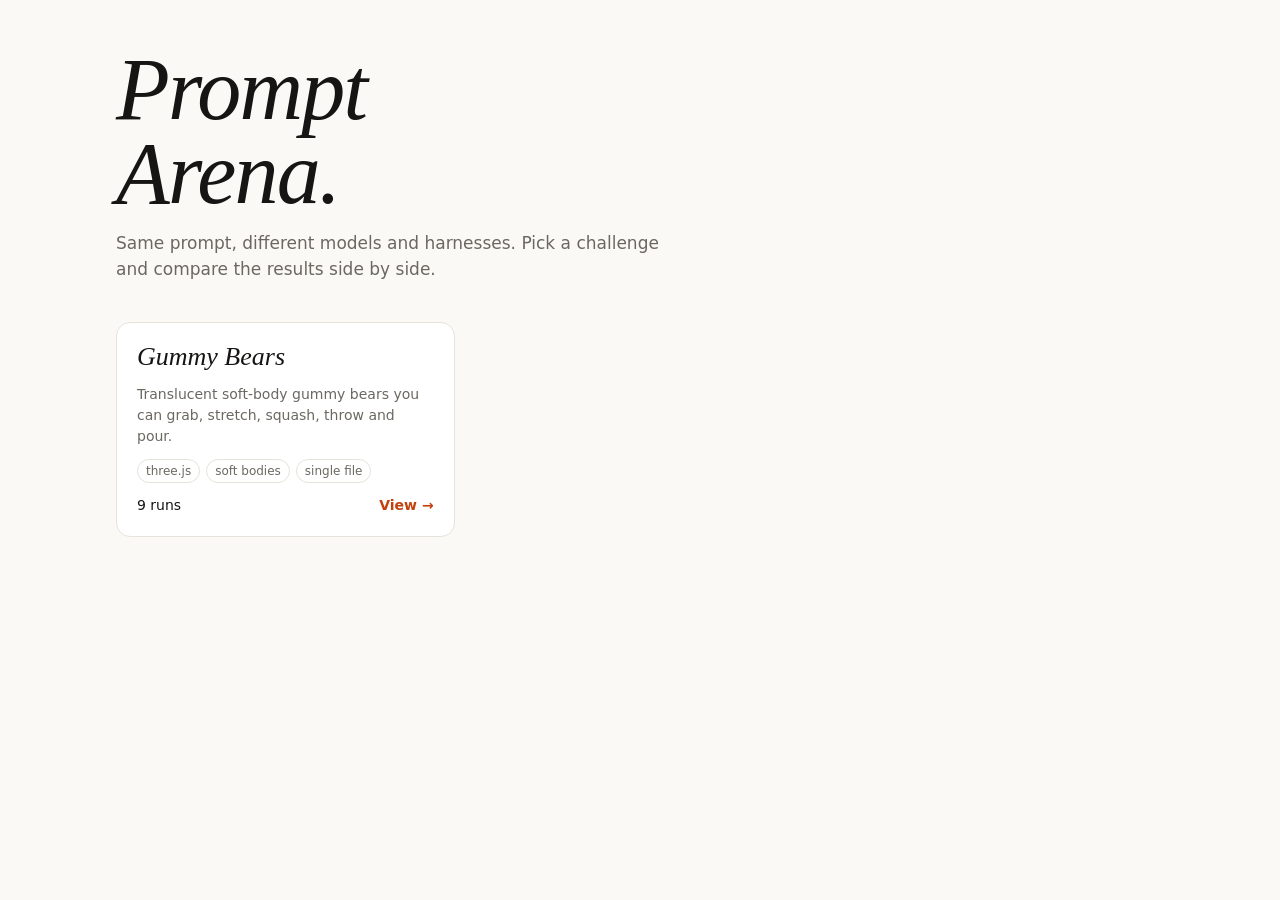
<file: index.html>
<!DOCTYPE html>
<html lang="en">
<head>
  <meta charset="utf-8">
  <meta name="viewport" content="width=device-width, initial-scale=1">
  <title>Prompt Arena</title>
  <link rel="stylesheet" href="/assets/styles.css">
</head>
<body data-page="home">
  <main class="page">
    <h1 class="title">Prompt<br>Arena.</h1>
    <p class="subtitle">Same prompt, different models and harnesses. Pick a challenge and compare the results side by side.</p>
    <section class="grid" id="root" aria-live="polite"></section>
  </main>
  <script type="module" src="/assets/app.js"></script>
</body>
</html>
</file>
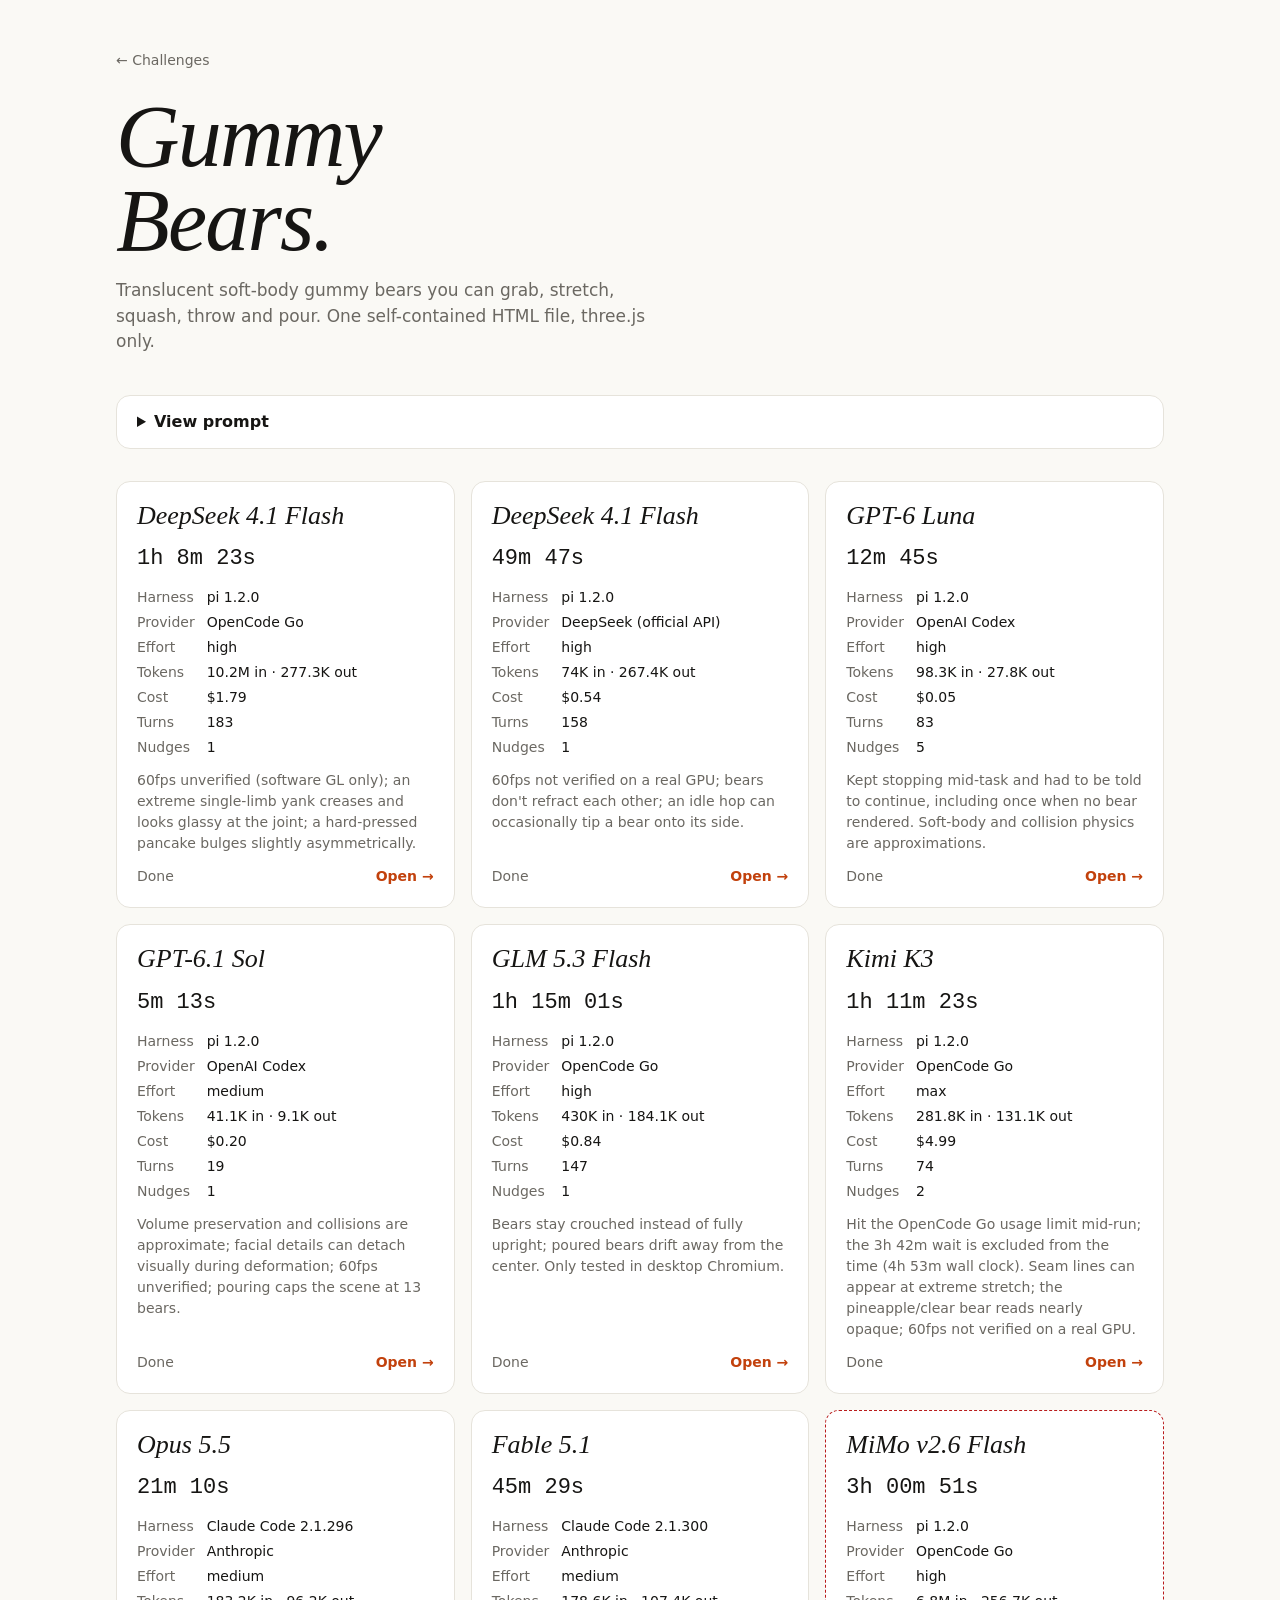
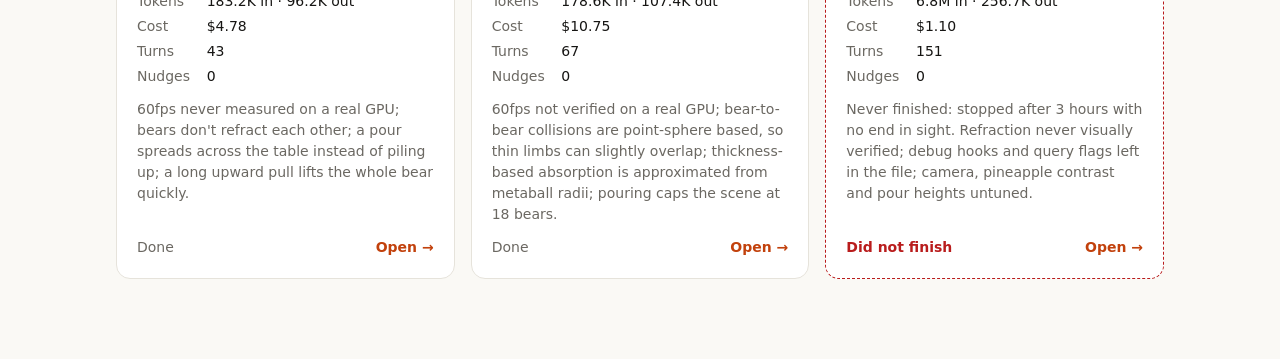
<file: challenges/gummy-bears/index.html>
<!DOCTYPE html>
<html lang="en">
<head>
  <meta charset="utf-8">
  <meta name="viewport" content="width=device-width, initial-scale=1">
  <title>Gummy Bears · Prompt Arena</title>
  <link rel="stylesheet" href="/assets/styles.css">
</head>
<body data-page="challenge" data-challenge="gummy-bears">
  <main class="page">
    <a class="back" href="/">← Challenges</a>
    <h1 class="title">Gummy<br>Bears.</h1>
    <p class="subtitle">Translucent soft-body gummy bears you can grab, stretch, squash, throw and pour. One self-contained HTML file, three.js only.</p>
    <details class="prompt">
      <summary>View prompt</summary>
      <button class="copy" id="prompt-copy" type="button">Copy</button>
      <pre id="prompt-text"></pre>
    </details>
    <section class="grid" id="root" aria-live="polite"></section>
  </main>
  <script type="module" src="/assets/app.js"></script>
</body>
</html>
</file>
<file: assets/styles.css>
:root {
  --paper: #faf9f5;
  --surface: #ffffff;
  --ink: #161513;
  --muted: #6b6862;
  --line: #e6e3db;
  --accent: #c2410c;
  --pending: #a16207;
  --dnf: #b91c1c;
  --radius: 14px;
  --serif: "Iowan Old Style", "Palatino Linotype", Palatino, Georgia, serif;
  --sans: system-ui, -apple-system, "Segoe UI", Roboto, sans-serif;
  --mono: ui-monospace, "SFMono-Regular", Menlo, Consolas, monospace;
}

@media (prefers-color-scheme: dark) {
  :root {
    --paper: #141312;
    --surface: #1c1b19;
    --ink: #f2efe8;
    --muted: #a19d94;
    --line: #2f2d29;
    --accent: #fb923c;
    --pending: #facc15;
    --dnf: #f87171;
  }
}

* { box-sizing: border-box; }

body {
  margin: 0;
  background: var(--paper);
  color: var(--ink);
  font-family: var(--sans);
  line-height: 1.5;
}

a { color: inherit; }

.page {
  max-width: 1080px;
  margin: 0 auto;
  padding: 48px 16px 80px;
}

.back {
  display: inline-block;
  margin-bottom: 24px;
  color: var(--muted);
  text-decoration: none;
  font-size: 14px;
}
.back:hover { color: var(--ink); }

.title {
  margin: 0;
  font-family: var(--serif);
  font-style: italic;
  font-weight: 400;
  font-size: clamp(44px, 9vw, 88px);
  line-height: 0.95;
  letter-spacing: -0.02em;
}

.subtitle {
  margin: 16px 0 40px;
  max-width: 560px;
  color: var(--muted);
  font-size: 17px;
}

.grid {
  display: grid;
  grid-template-columns: repeat(auto-fill, minmax(260px, 1fr));
  gap: 16px;
}

.card {
  display: flex;
  flex-direction: column;
  gap: 12px;
  padding: 20px;
  background: var(--surface);
  border: 1px solid var(--line);
  border-radius: var(--radius);
  text-decoration: none;
  transition: transform 0.15s ease, border-color 0.15s ease;
}
a.card:hover { transform: translateY(-2px); border-color: var(--ink); }

.card-title {
  margin: 0;
  font-family: var(--serif);
  font-style: italic;
  font-weight: 400;
  font-size: 26px;
  line-height: 1.1;
}

.card-text { margin: 0; color: var(--muted); font-size: 14px; }

.tags { display: flex; flex-wrap: wrap; gap: 6px; }
.tag {
  padding: 2px 8px;
  border: 1px solid var(--line);
  border-radius: 999px;
  color: var(--muted);
  font-size: 12px;
}

.meta {
  display: grid;
  grid-template-columns: auto 1fr;
  gap: 4px 12px;
  margin: 0;
  font-size: 14px;
}
.meta dt { color: var(--muted); }
.meta dd { margin: 0; }

.time {
  font-family: var(--mono);
  font-size: 22px;
}

.card-footer {
  margin-top: auto;
  display: flex;
  justify-content: space-between;
  align-items: center;
  font-size: 14px;
}
.cta { color: var(--accent); font-weight: 600; }

.status { color: var(--muted); }
.status-pending { color: var(--pending); font-weight: 600; }
.status-dnf { color: var(--dnf); font-weight: 600; }
.card.is-dnf { border-color: var(--dnf); border-style: dashed; }
.card.is-pending { opacity: 0.7; border-style: dashed; }

.prompt {
  margin-bottom: 32px;
  background: var(--surface);
  border: 1px solid var(--line);
  border-radius: var(--radius);
}
.prompt summary {
  padding: 14px 20px;
  cursor: pointer;
  font-weight: 600;
}
.prompt { position: relative; }
.copy {
  position: absolute;
  top: 10px;
  right: 12px;
  padding: 4px 12px;
  border: 1px solid var(--line);
  border-radius: 999px;
  background: var(--paper);
  color: var(--ink);
  font: inherit;
  font-size: 13px;
  cursor: pointer;
}
.copy:hover { border-color: var(--ink); }
.prompt pre {
  margin: 0;
  padding: 0 20px 20px;
  white-space: pre-wrap;
  word-break: break-word;
  font-family: var(--mono);
  font-size: 13px;
  color: var(--muted);
}

.error { color: var(--accent); }

/* Run viewer: thin bar on top, untouched model output below */
.viewer { height: 100dvh; display: flex; flex-direction: column; overflow: hidden; }
.viewer-bar {
  display: flex;
  align-items: center;
  gap: 16px;
  padding: 8px 16px;
  border-bottom: 1px solid var(--line);
  background: var(--surface);
  font-size: 14px;
  white-space: nowrap;
}
.viewer-bar .back { margin: 0; }
.viewer-title { flex: 1; overflow: hidden; text-overflow: ellipsis; font-weight: 600; }
.viewer-bar a.raw { color: var(--muted); }
.viewer iframe { flex: 1; width: 100%; border: 0; background: #fff; }

@media (max-width: 520px) {
  .page { padding-top: 32px; }
  .viewer-bar .raw-label { display: none; }
}
</file>
